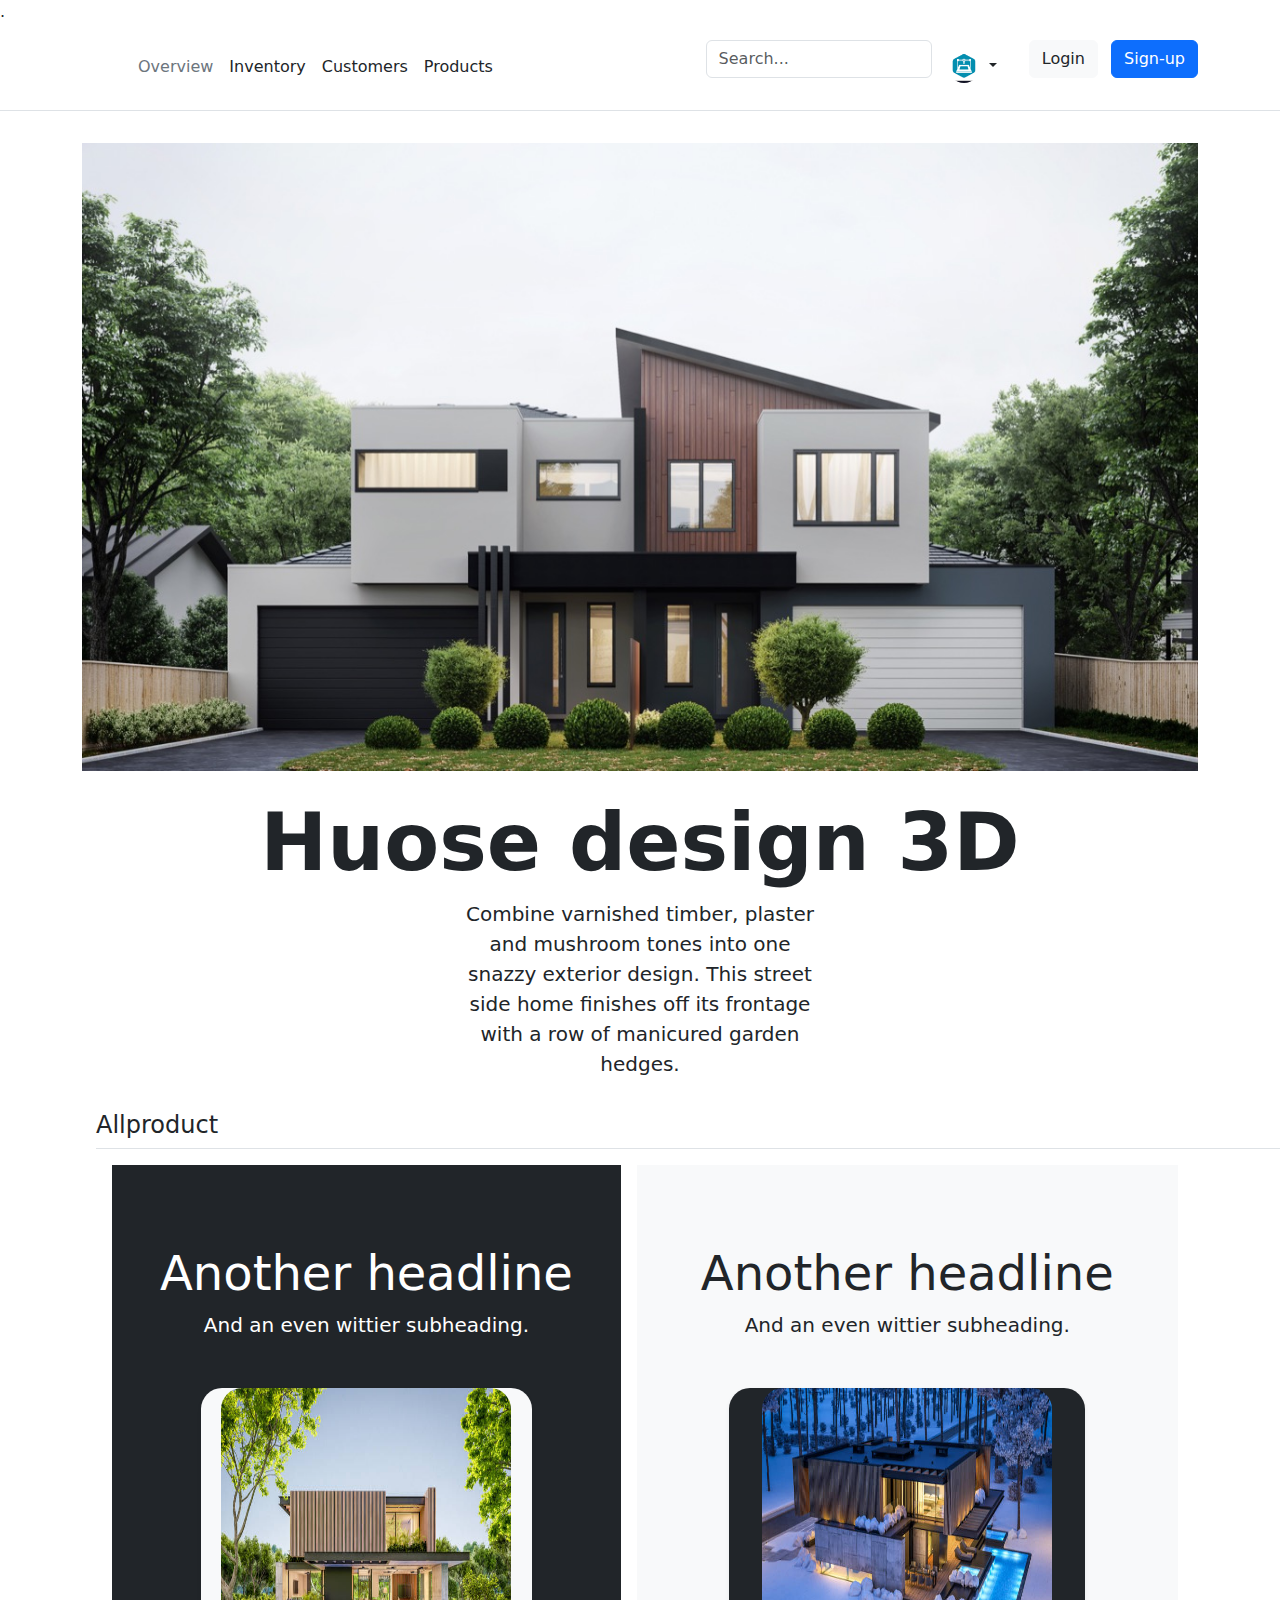
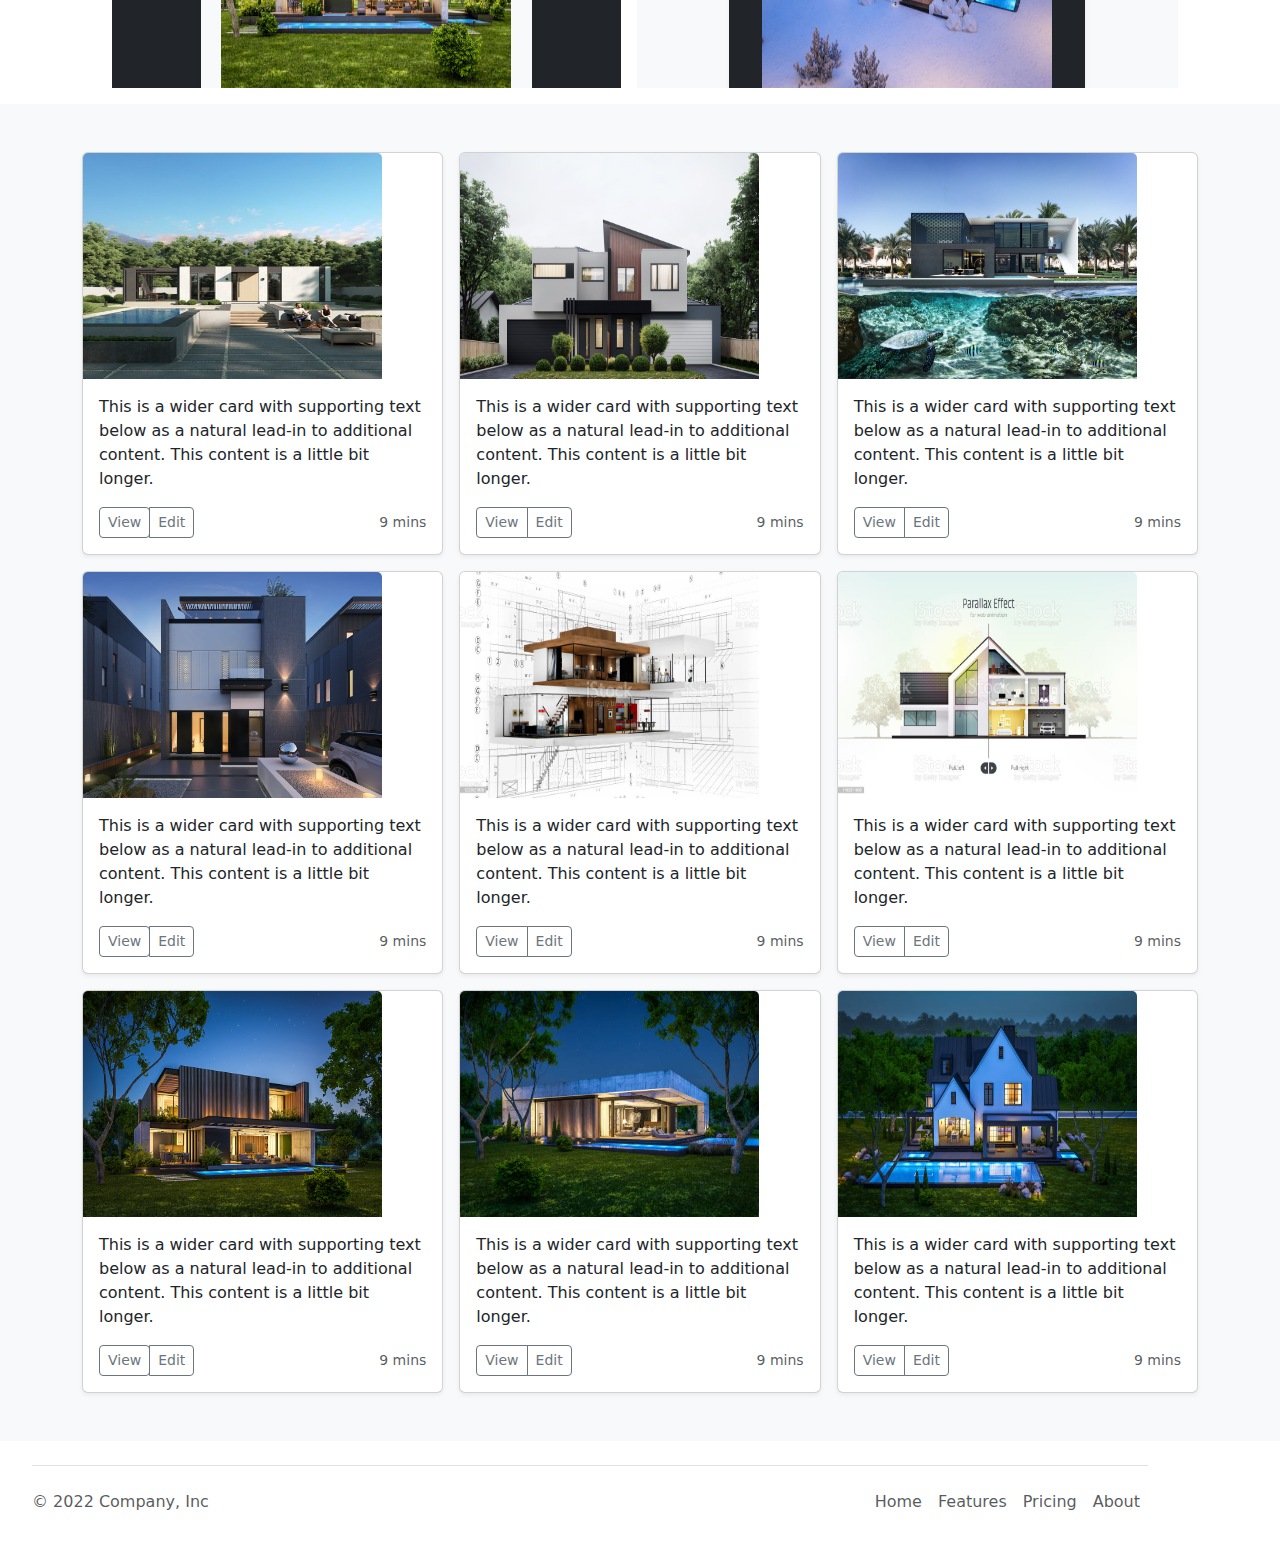
<file: index.html>
<!DOCTYPE html> . 
<html lang="en">
<head>
    <meta charset="UTF-8">
    <meta http-equiv="X-UA-Compatible" content="IE=edge">
    <meta name="viewport" content="width=device-width, initial-scale=1.0">
    <title>Hompage</title>
<link rel="stylesheet" href="css/bootstrap.min.css">


   
</head>
<body>
    
   
    <!-- Header -->
    <header class="p-3 mb-3 border-bottom">
      <div class="container">
        <div class="d-flex flex-wrap align-items-center justify-content-center justify-content-lg-start">
          <a href="/" class="d-flex align-items-center mb-2 mb-lg-0 text-dark text-decoration-none">
            <svg class="bi me-2" width="40" height="32" role="img" aria-label="Bootstrap"><use xlink:href="#bootstrap"></use></svg>
          </a>
  
          <ul class="nav col-12 col-lg-auto me-lg-auto mb-2 justify-content-center mb-md-0">
            <li><a href="#" class="nav-link px-2 link-secondary">Overview</a></li>
            <li><a href="#" class="nav-link px-2 link-dark">Inventory</a></li>
            <li><a href="#" class="nav-link px-2 link-dark">Customers</a></li>
            <li><a href="#" class="nav-link px-2 link-dark">Products</a></li>
          </ul>
  
         <ul> <form class="col-12 col-lg-auto mb-3 mb-lg-0 me-lg-3" role="search">
            <input type="search" class="form-control" placeholder="Search..." aria-label="Search">
          </form></ul> 
  
          <div class="dropdown text-end">
            <a href="#" class="d-block link-dark text-decoration-none dropdown-toggle" data-bs-toggle="dropdown" aria-expanded="false">
              <img src="image/logo.png" alt="mdo" class="rounded-circle" width="32" height="32">
            </a>
            <ul class="dropdown-menu text-small">
              <li><a class="dropdown-item" href="#">New project...</a></li>
              <li><a class="dropdown-item" href="#">Settings</a></li>
              <li><a class="dropdown-item" href="#">Profile</a></li>
              <li><hr class="dropdown-divider"></li>
              <li><a class="dropdown-item" href="#">Sign out</a></li>
            </ul>
          </div>
          <ul> <div class="text-end">
           <a href="login.html"> <button type="button" class="btn btn-light text-dark me-2">Login</button></a>
           <a href="register.html"> <button type="button" class="btn btn-primary">Sign-up</button></a>
          </div></ul>
         
        </div>
      </div>
    </header>
       <!--End Header -->
      
        <main>
        <h1 class="visually-hidden">Heroes examples</h1>
      
        <div class="px-2 py-3 my-2 text-center">
          <div class="container">
          <img class="d-block mx-auto mb-4" src="image/t2.jpg" alt="" width="100%" height="20%;">
          <h1 class="display-1 fw-bold">Huose design 3D</h1>
          <div class="col-lg-4 mx-auto">
            <p class="lead mb-2">Combine varnished timber, plaster and mushroom tones into one snazzy exterior design. This street side home finishes off its frontage with a row of manicured garden hedges.</p>
            <!-- <div class="d-grid gap-1 d-sm-flex justify-content-sm-center">
              <button type="button" class="btn btn-primary btn-lg px-4 gap-3">Primary button</button>
              <button type="button" class="btn btn-outline-secondary btn-lg px-4">Secondary</button>
            </div> -->
          </div>
        </div>
        </div>

      </main>
      <!-- end Heroes -->
        <!--fuature -->
      <ul> <ul>  <ul><h4 class="pb-2 border-bottom">Allproduct</h4> </ul> </ul></ul>
       <!--product-->
       <ul> <ul>  <ul> 
        <div class="d-md-flex flex-md-equal w-100 my-md-3 ps-md-3">
        
             <div class="text-bg-dark me-md-3 pt-3 px-3 pt-md-5 px-md-5 text-center overflow-hidden">
               <div class="my-3 py-3">
                 <h2 class="display-5">Another headline</h2>
                 <p class="lead">And an even wittier subheading.</p>
                 
               </div>
               <div class="bg-light shadow-sm mx-auto" style="width: 80%; height: 300px; border-radius: 21px 21px 0 0;"><img src="image/t9.jpeg" alt=""style="height: 300px;width: 290px; border-radius: 21px 21px 0 0"></div>
             </div>
             <div class="bg-light me-md-3 pt-3 px-3 pt-md-5 px-md-5 text-center overflow-hidden">
               <div class="my-3 p-3">
                 <h2 class="display-5">Another headline</h2>
                 <p class="lead" >And an even wittier subheading.</p>

               </div>
               <div class="bg-dark shadow-sm mx-auto" style="width: 80%; height: 300px; border-radius: 21px 21px 0 0;"><img src="image/t10.jpeg" alt=""style="height: 300px;width: 290px; border-radius: 21px 21px 0 0"></div>
             </div>
           </div>
       </ul></ul></ul>
       <!--end product-->

       <div class="album py-5 bg-light">
        <div class="container">
    
          <div class="row row-cols-1 row-cols-sm-2 row-cols-md-3 g-3">


            <div class="col">
              <div class="card shadow-sm">
                <img src="image/t1.jpg" alt=""style="height: 226px;width: 299px; border-radius: 5px 5px 0 0">
                <div class="card-body">
                  <p class="card-text">This is a wider card with supporting text below as a natural lead-in to additional content. This content is a little bit longer.</p>
                  <div class="d-flex justify-content-between align-items-center">
                    <div class="btn-group">
                     <a href="detaill/detail_t1.html"><button type="button" class="btn btn-sm btn-outline-secondary" > View</button></a>
                      <button type="button" class="btn btn-sm btn-outline-secondary">Edit</button>
                    </div>
                    <small class="text-muted">9 mins</small>
                  </div>
                </div>
              </div>
            </div>


            <div class="col">
              <div class="card shadow-sm">
                <img src="image/t2.jpg" alt=""style="height: 226px;width: 299px; border-radius: 5px 5px 0 0">
                <div class="card-body">
                  <p class="card-text">This is a wider card with supporting text below as a natural lead-in to additional content. This content is a little bit longer.</p>
                  <div class="d-flex justify-content-between align-items-center">
                    <div class="btn-group">
                      <button type="button" class="btn btn-sm btn-outline-secondary">View</button>
                      <button type="button" class="btn btn-sm btn-outline-secondary">Edit</button>
                    </div>
                    <small class="text-muted">9 mins</small>
                  </div>
                </div>
              </div>
            </div>


            <div class="col">
              <div class="card shadow-sm">
                <img src="image/t3.jpg" alt=""style="height: 226px;width: 299px; border-radius: 5px 5px 0 0">
                <div class="card-body">
                  <p class="card-text">This is a wider card with supporting text below as a natural lead-in to additional content. This content is a little bit longer.</p>
                  <div class="d-flex justify-content-between align-items-center">
                    <div class="btn-group">
                      <button type="button" class="btn btn-sm btn-outline-secondary">View</button>
                      <button type="button" class="btn btn-sm btn-outline-secondary">Edit</button>
                    </div>
                    <small class="text-muted">9 mins</small>
                  </div>
                </div>
              </div>
            </div>
    
            <div class="col">
              <div class="card shadow-sm">
                <img src="image/t4.jpg" alt=""style="height: 226px;width: 299px; border-radius: 5px 5px 0 0">
                <div class="card-body">
                  <p class="card-text">This is a wider card with supporting text below as a natural lead-in to additional content. This content is a little bit longer.</p>
                  <div class="d-flex justify-content-between align-items-center">
                    <div class="btn-group">
                     <a href="detaill/detell_t4.html"> <button type="button" class="btn btn-sm btn-outline-secondary">View</button></a>
                      <button type="button" class="btn btn-sm btn-outline-secondary">Edit</button>
                    </div>
                    <small class="text-muted">9 mins</small>
                  </div>
                </div>
              </div>
            </div>


            <div class="col">
              <div class="card shadow-sm">
               <img src="image/t5.jpg" alt=""style="height: 226px;width: 299px; border-radius: 5px 5px 0 0">
                <div class="card-body">
                  <p class="card-text">This is a wider card with supporting text below as a natural lead-in to additional content. This content is a little bit longer.</p>
                  <div class="d-flex justify-content-between align-items-center">
                    <div class="btn-group">
                      <button type="button" class="btn btn-sm btn-outline-secondary">View</button>
                      <button type="button" class="btn btn-sm btn-outline-secondary">Edit</button>
                    </div>
                    <small class="text-muted">9 mins</small>
                  </div>
                </div>
              </div>
            </div>
            <div class="col">
              <div class="card shadow-sm">
                <img src="image/t6.jpg" alt=""style="height: 226px;width: 299px; border-radius: 5px 5px 0 0">
                <div class="card-body">
                  <p class="card-text">This is a wider card with supporting text below as a natural lead-in to additional content. This content is a little bit longer.</p>
                  <div class="d-flex justify-content-between align-items-center">
                    <div class="btn-group">
                      <button type="button" class="btn btn-sm btn-outline-secondary">View</button>
                      <button type="button" class="btn btn-sm btn-outline-secondary">Edit</button>
                    </div>
                    <small class="text-muted">9 mins</small>
                  </div>
                </div>
              </div>
            </div>
    
            <div class="col">
              <div class="card shadow-sm">
                <img src="image/t7.jpeg" alt=""style="height: 226px;width: 299px; border-radius: 5px 5px 0 0">
                <div class="card-body">
                  <p class="card-text">This is a wider card with supporting text below as a natural lead-in to additional content. This content is a little bit longer.</p>
                  <div class="d-flex justify-content-between align-items-center">
                    <div class="btn-group">
                      <a href="detaill/detail_t7.html"><button type="button" class="btn btn-sm btn-outline-secondary">View</button></a>
                      <button type="button" class="btn btn-sm btn-outline-secondary">Edit</button>
                    </div>
                    <small class="text-muted">9 mins</small>
                  </div>
                </div>
              </div>
            </div>
            <div class="col">
              <div class="card shadow-sm">
                <img src="image/t8.jpeg" alt=""style="height: 226px;width: 299px; border-radius: 5px 5px 0 0">
                <div class="card-body">
                  <p class="card-text">This is a wider card with supporting text below as a natural lead-in to additional content. This content is a little bit longer.</p>
                  <div class="d-flex justify-content-between align-items-center">
                    <div class="btn-group">
                      <button type="button" class="btn btn-sm btn-outline-secondary">View</button>
                      <button type="button" class="btn btn-sm btn-outline-secondary">Edit</button>
                    </div>
                    <small class="text-muted">9 mins</small>
                  </div>
                </div>
              </div>
            </div>
            <div class="col">
              <div class="card shadow-sm">
                <img src="image/t11.jpeg" alt=""style="height: 226px;width: 299px; border-radius: 5px 5px 0 0">
                <div class="card-body">
                  <p class="card-text">This is a wider card with supporting text below as a natural lead-in to additional content. This content is a little bit longer.</p>
                  <div class="d-flex justify-content-between align-items-center">
                    <div class="btn-group">
                      <button type="button" class="btn btn-sm btn-outline-secondary">View</button>
                      <button type="button" class="btn btn-sm btn-outline-secondary">Edit</button>
                    </div>
                    <small class="text-muted">9 mins</small>
                  </div>
                </div>
              </div>
            </div>
          </div>
        </div>
      </div>
    


     <!--End  imageAlabum -->
     <div class="container" style="margin: 20px;">
        <footer class="d-flex flex-wrap justify-content-between align-items-center py-3 my-4 border-top">
          <p class="col-md-4 mb-0 text-muted">© 2022 Company, Inc</p>
      
          <a href="/" class="col-md-4 d-flex align-items-center justify-content-center mb-3 mb-md-0 me-md-auto link-dark text-decoration-none">
            <svg class="bi me-2" width="40" height="32"><use xlink:href="#bootstrap"></use></svg>
          </a>
      
          <ul class="nav col-md-4 justify-content-end">
            <li class="nav-item"><a href="#" class="nav-link px-2 text-muted">Home</a></li>
            <li class="nav-item"><a href="#" class="nav-link px-2 text-muted">Features</a></li>
            <li class="nav-item"><a href="#" class="nav-link px-2 text-muted">Pricing</a></li>
            <li class="nav-item"><a href="aboute.html" class="nav-link px-2 text-muted">About</a></li>
          </ul>
        </footer>
      </div>
      <script src="js/bootstrap.min.js"></script>
</body>
</html>
</file>
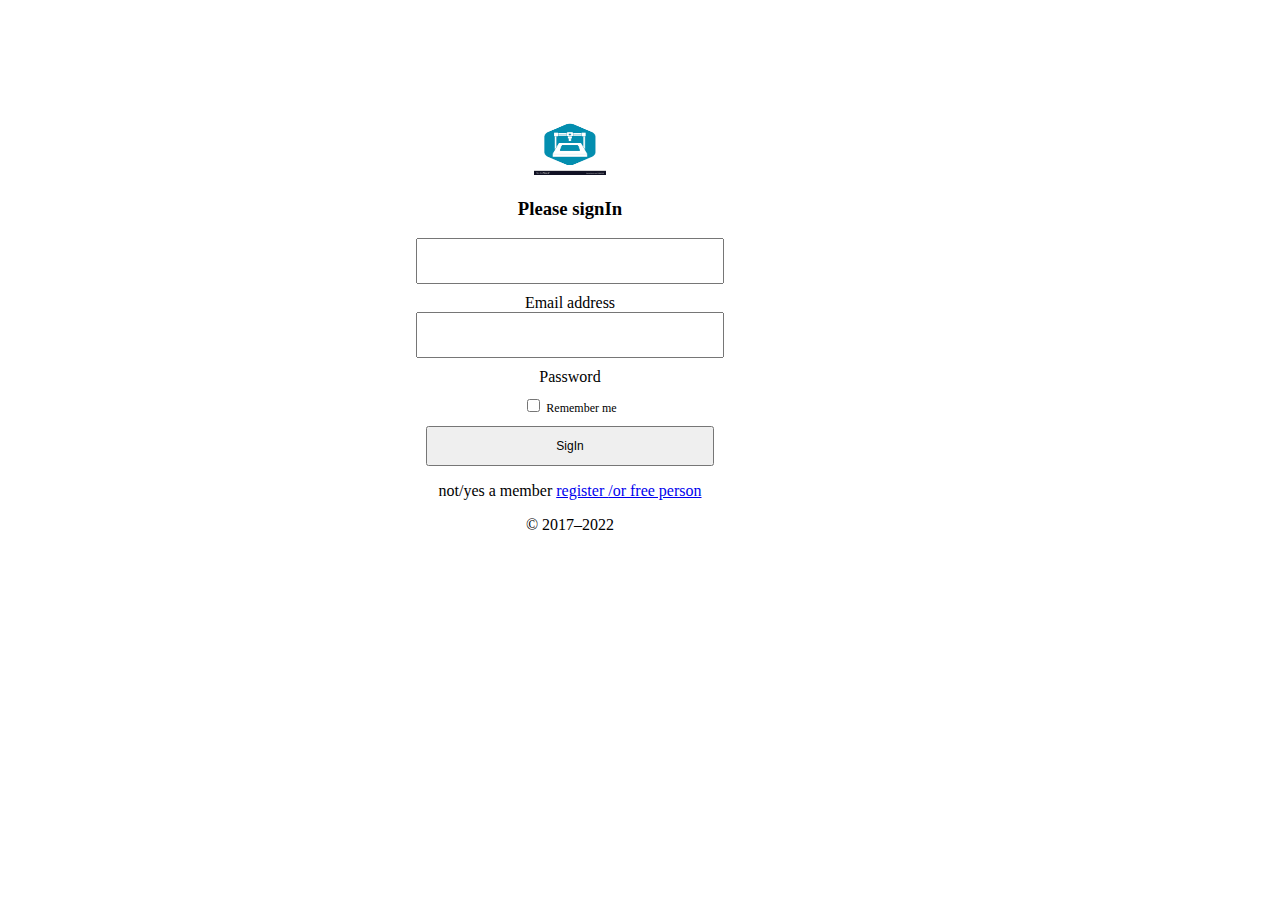
<file: login.html>
<!DOCTYPE html>
<html lang="en">
<head>
  <meta charset="UTF-8">
  <meta http-equiv="X-UA-Compatible" content="IE=edge">
  <meta name="viewport" content="width=device-width, initial-scale=1.0">
  <title>login</title>
  <link rel="stylesheet" href="logincss/login.css">
</head>
<body>
  <main class="form-signin ">
    <form>
      <img class="mb-4" src="image/logo.png" alt="" width="72" height="57">
      <h3 class="normal">Please signIn</h3>
  
      <div class="floating">
        <input type="email" class="form-control" id="floatingInput" >
        <!-- placeholder="name@example.com"> -->
        <label for="floatingInput">Email address</label>
      </div>
      <div class="floating">
        <input type="password" class="form-control" id="floatingPassword" >
        <!-- placeholder="Password"> -->
        <label for="floatingPassword">Password</label>
      </div>
  
      <div class="checkbox">
        <label>
          <input type="checkbox" value="remember-me"> Remember me
        </label>
      </div>
      <button class="btn " type="submit">SigIn </button>
      <p>not/yes a member <a href="register.html">register </a><a href="index.html">/or free person</a></p>
      
      <p class=" text-muted">© 2017–2022</p>
    </form>
  </main>
</body>
</html>
</file>
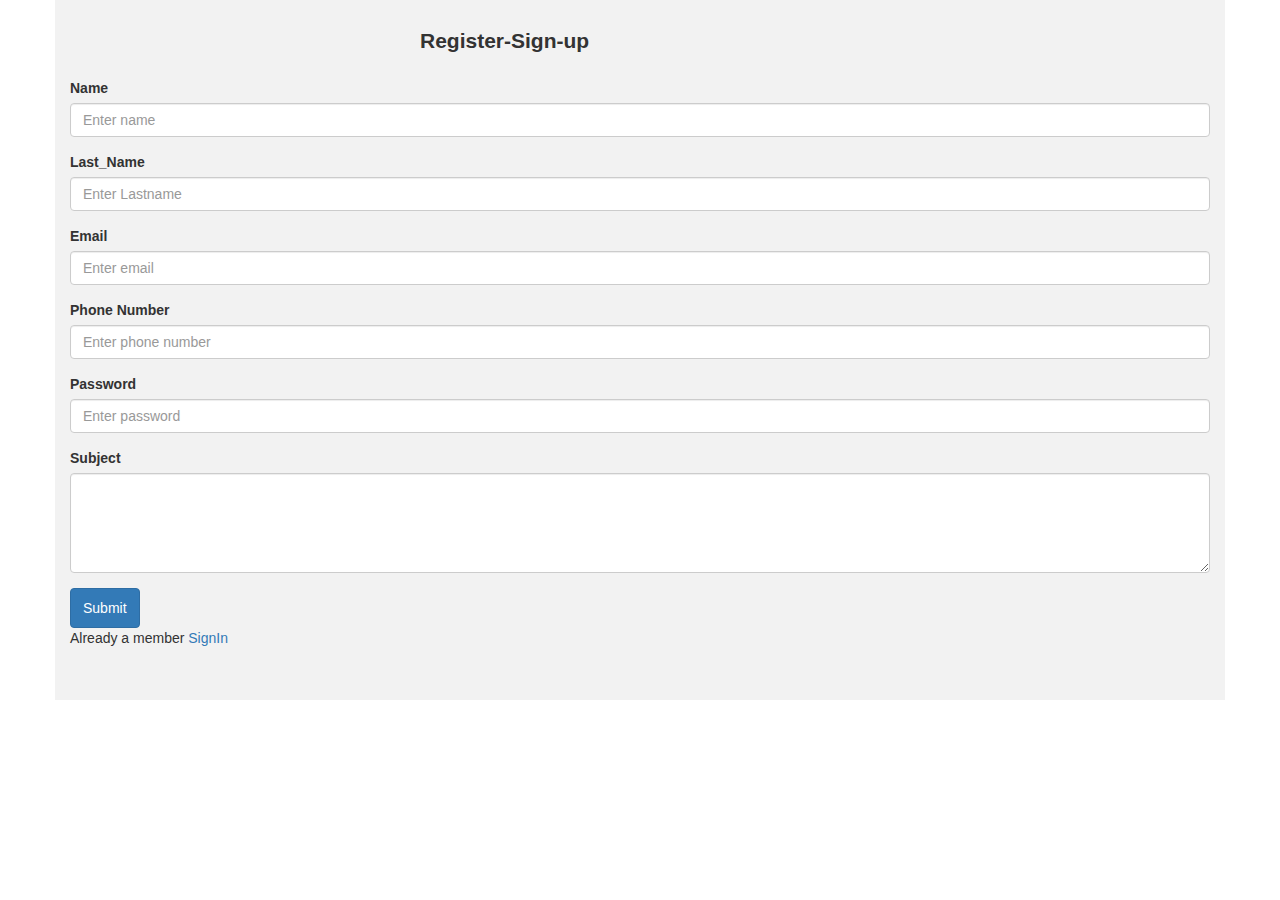
<file: register.html>
<!DOCTYPE html>
<html lang="en">
<head>
    <meta charset="UTF-8">
    <meta http-equiv="X-UA-Compatible" content="IE=edge">
    <meta name="viewport" content="width=device-width, initial-scale=1.0">
    <title>register</title>
    <link rel="stylesheet" href="logincss/css_register.css">
    <!-- <link rel="stylesheet" href="css/bootstrap-reboot.min.css"> -->
    <link rel="stylesheet" href="https://maxcdn.bootstrapcdn.com/bootstrap/3.4.1/css/bootstrap.min.css">
</head>
<body>
    <div class="container">
        <div class="content">Register-Sign-up</div>
        
    <form class="signin">
    
      <div class="form-group">
        <label for="InputName"  >Name</label>
        <input
          type="text"
          class="form-control"
          id="InputName"
          name="InputName"
          placeholder="Enter name"
        />
      </div>
      <div class="form-group">
        <label for="Inputlastname">Last_Name</label>
        <input
          type="text"
          class="form-control"
          id="Inputlastname"
          placeholder="Enter Lastname"
        />
      </div>

      <div class="form-group">
        <label for="InputEmail">Email</label>
        <input
          type="email"
          class="form-control"
          id="InputEmail"
          placeholder="Enter email"
        />
      </div>

     

      <div class="form-group">
        <label for="InputPhoneNumber">Phone Number</label>
        <input
          type="tel"
          class="form-control"
          id="InputPhoneNumber"
          placeholder="Enter phone number"
        />
      </div>

      <div class="form-group">
        <label for="InputPassword">Password</label>
       <input
            type="password"
            class="form-control"
            id="InputPassword"
            placeholder="Enter password"
          />
        
      </div>

      <div class="form-group">
        <label for="InputSubject">Subject</label>
       <textarea
            class="form-control"
            id="InputSubject"
            placeholder="Write something...."
            style="height: 100px" >
          </textarea>
        
      </div>

      <a href="index.html"><button type="submit"class="btn btn-primary">Submit</button></a>
    </form>
    <p>Already a member <a href="login.html">SignIn</a></p>
  </div>
    
</body>
</html>
</file>
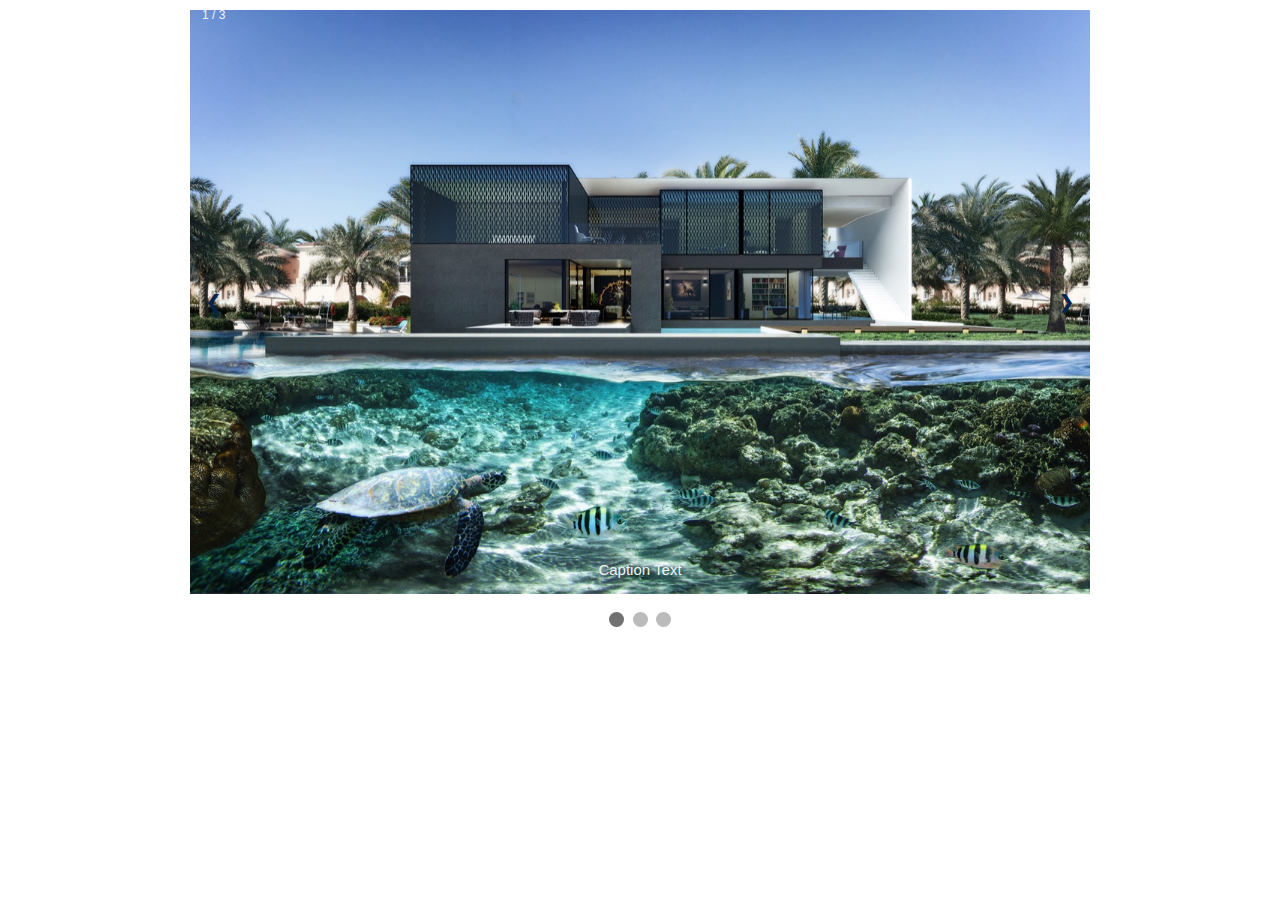
<file: detaill/detail_t1.html>
<!DOCTYPE html>
<html lang="en">
<head>
    <meta charset="UTF-8">
    <meta http-equiv="X-UA-Compatible" content="IE=edge">
    <meta name="viewport" content="width=device-width, initial-scale=1.0">
    <title>detail_t1</title>

</head>
<link rel="stylesheet" href="csst1.css">
<body>
    <div class="slideshow-container">

        <div class="mySlides fade">
          <div class="numbertext">1 / 3</div>
          <img src="images/t3.jpg" style="width:100%">
          <div class="text">Caption Text</div>
        </div>
        
        <div class="mySlides fade">
          <div class="numbertext">2 / 3</div>
          <img src="images/t4.jpg" style="width:100%">
          <div class="text">Caption Two</div>
        </div>
        
        <div class="mySlides fade">
          <div class="numbertext">3 / 3</div>
          <img src="images/t5.jpg" style="width:100%">
          <div class="text">Caption Three</div>
        </div>
        
        <a class="prev" onclick="plusSlides(-1)">❮</a>
        <a class="next" onclick="plusSlides(1)">❯</a>
        
        </div>
        <br>
        
        <div style="text-align:center">
          <span class="dot" onclick="currentSlide(1)"></span> 
          <span class="dot" onclick="currentSlide(2)"></span> 
          <span class="dot" onclick="currentSlide(3)"></span> 
        </div>
        
        <script>
        let slideIndex = 1;
        showSlides(slideIndex);
        
        function plusSlides(n) {
          showSlides(slideIndex += n);
        }
        
        function currentSlide(n) {
          showSlides(slideIndex = n);
        }
        
        function showSlides(n) {
          let i;
          let slides = document.getElementsByClassName("mySlides");
          let dots = document.getElementsByClassName("dot");
          if (n > slides.length) {slideIndex = 1}    
          if (n < 1) {slideIndex = slides.length}
          for (i = 0; i < slides.length; i++) {
            slides[i].style.display = "none";  
          }
          for (i = 0; i < dots.length; i++) {
            dots[i].className = dots[i].className.replace(" active", "");
          }
          slides[slideIndex-1].style.display = "block";  
          dots[slideIndex-1].className += " active";
        }
        </script>
</body>
</html>
</file>
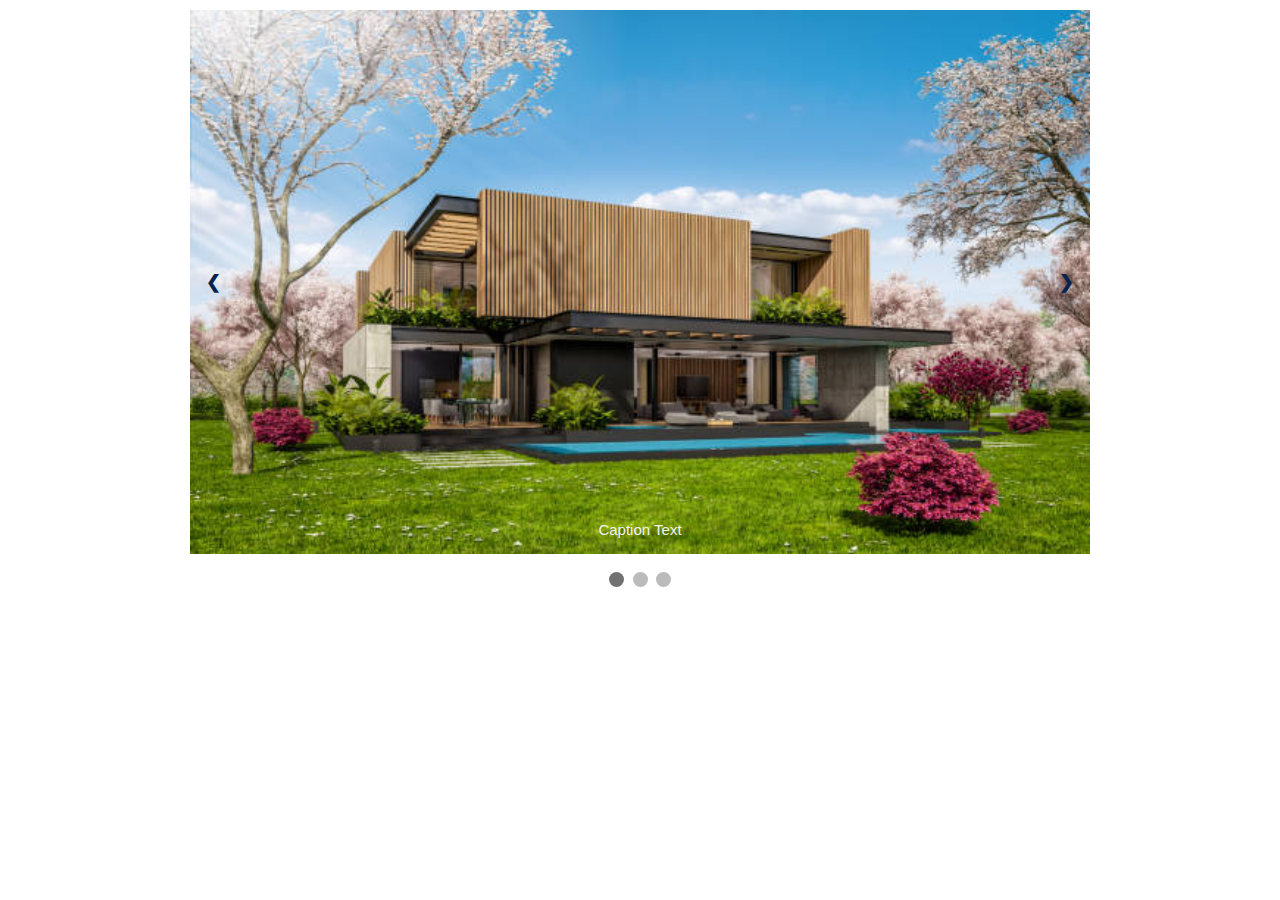
<file: detaill/detail_t7.html>
<!DOCTYPE html>
<html lang="en">
<head>
    <meta charset="UTF-8">
    <meta http-equiv="X-UA-Compatible" content="IE=edge">
    <meta name="viewport" content="width=device-width, initial-scale=1.0">
    <title>detail_t7</title>

</head>
<link rel="stylesheet" href="csst1.css">
<body>
    <div class="slideshow-container">

        <div class="mySlides fade">
          <div class="numbertext">1 / 3</div>
          <img src="images/t12.jpeg" style="width:100%">
          <div class="text">Caption Text</div>
        </div>
        
        <div class="mySlides fade">
          <div class="numbertext">2 / 3</div>
          <img src="images/t13.jpeg" style="width:100%">
          <div class="text">Caption Two</div>
        </div>
        
        <div class="mySlides fade">
          <div class="numbertext">3 / 3</div>
          <img src="images/t14.jpeg" style="width:100%">
          <div class="text">Caption Three</div>
        </div>
        
        <a class="prev" onclick="plusSlides(-1)">❮</a>
        <a class="next" onclick="plusSlides(1)">❯</a>
        
        </div>
        <br>
        
        <div style="text-align:center">
          <span class="dot" onclick="currentSlide(1)"></span> 
          <span class="dot" onclick="currentSlide(2)"></span> 
          <span class="dot" onclick="currentSlide(3)"></span> 
        </div>
        
        <script>
        let slideIndex = 1;
        showSlides(slideIndex);
        
        function plusSlides(n) {
          showSlides(slideIndex += n);
        }
        
        function currentSlide(n) {
          showSlides(slideIndex = n);
        }
        
        function showSlides(n) {
          let i;
          let slides = document.getElementsByClassName("mySlides");
          let dots = document.getElementsByClassName("dot");
          if (n > slides.length) {slideIndex = 1}    
          if (n < 1) {slideIndex = slides.length}
          for (i = 0; i < slides.length; i++) {
            slides[i].style.display = "none";  
          }
          for (i = 0; i < dots.length; i++) {
            dots[i].className = dots[i].className.replace(" active", "");
          }
          slides[slideIndex-1].style.display = "block";  
          dots[slideIndex-1].className += " active";
        }
        </script>
</body>
</html>
</file>
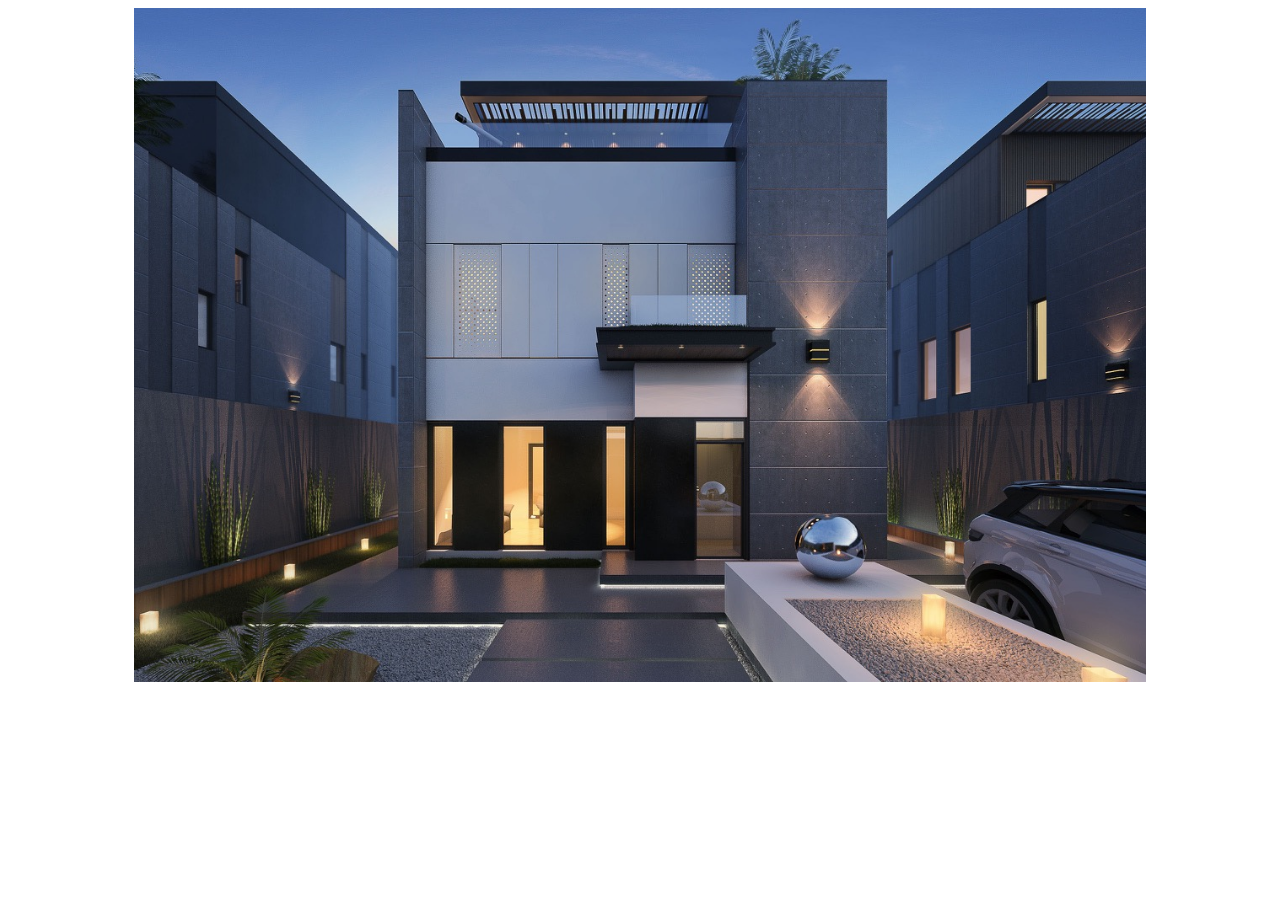
<file: detaill/detell_t4.html>
<!DOCTYPE html>
<html lang="en">
<head>
    <meta charset="UTF-8">
    <meta http-equiv="X-UA-Compatible" content="IE=edge">
    <meta name="viewport" content="width=device-width, initial-scale=1.0">
    <title>Document</title>
    <link rel="stylesheet" href="detail.css">
</head>
<body>
   <main class="from_detail">
    <div  class="container" style="width: 100%;height: 100%; margin: 0px auto; display: flex; justify-content: center;">
        <img src="images/t4.jpg" alt=""style="height: 80%;width: 80%;">
    </div>
   </main>
</body>
</html>
</file>
<file: logincss/login.css>
.form-signin {
    height:500px;
    width: 70%;
    border-radius: 2%;
    background-color:white;
    display: inline-block;
    text-align: center;
margin-left:120px 0px 0px 120px;

}
/* .floating{
    width: 180px;
    height: 60px;
    display: inline-block;
    text-align: center;
margin-left:120px 0px 0px 120px;
} */

  body {
    display: flex;
    margin-left: 300px;
    padding-bottom: 20px;
    background-color:white
  }
  
  .form-signin {
   height: 280px;
   width: 320px;
    padding: 110px;
    color:black;
  }
  
  
  
  .form-signin input[type="email"] {
    margin-bottom: 10px;
    border-bottom-right-radius: 10;
    border-bottom-left-radius:10;
  }
  
  .form-signin input[type="password"] {
    margin-bottom: 10px;
    border-top-left-radius: 10;
    border-top-right-radius: 10;
 
  }
  .form-control{
    height: 40px;
    width: 300px;
  }
.checkbox{
    padding: 10px;
    font-size: 12px;

}
.btn{

font-size: 12px;
height:40px;
width: 90%;
}
</file>
<file: logincss/css_register.css>
.container {
    /* Make width to 100% for 
       full screen size form*/

    width: 30%;
    height: 700px;
    background-color: #f2f2f2;
    margin-left: 300px;
    padding-top: 2%;



}

.content {
    padding-left: 350px;
    font-size: 21px;
    font-weight: bold;
    margin-bottom: 2%;

}


/* .floating{
    width: 180px;
    height: 60px;
    display: inline-block;
    text-align: center;
margin-left:120px 0px 0px 120px;
} */

body {

    margin-left: 300px;
    margin-bottom: auto;
    background-color: white
}

.form-signin {
    height: 280px;
    width: 300px;
    color: black;
    margin-bottom: 10%;
}




.form-control {
    height: 40px;
    width: 300px;
}

.btn {

    font-size: 12px;
    height: 40px;

}
</file>
<file: detaill/csst1.css>
*{box-sizing: border-box}
body {font-family: Verdana, sans-serif; margin:0}
.mySlides {display: none}
img {vertical-align: middle;}

/* Slideshow container */
.slideshow-container {
  max-width: 900px;
  position: relative;
  margin: auto;
  padding-top: 10px;
}

/* Next & previous buttons */
.prev, .next {
  cursor: pointer;
  position: absolute;
  top: 50%;
  width: auto;
  padding: 16px;
  margin-top: -22px;
  color: rgb(8, 36, 76);
  font-weight: bold;
  font-size: 18px;
  transition: 0.6s ease;
  border-radius: 0 3px 3px 0;
  user-select: none;
}

/* Position the "next button" to the right */
.next {
  right: 0;
  border-radius: 3px 0 0 3px;
}

/* On hover, add a black background color with a little bit see-through */
.prev:hover, .next:hover {
  background-color: rgba(248, 242, 242, 0.8);
}

/* Caption text */
.text {
  color: #f2f2f2;
  font-size: 15px;
  padding: 8px 12px;
  position: absolute;
  bottom: 8px;
  width: 100%;
  text-align: center;
}

/* Number text (1/3 etc) */
.numbertext {
  color: #f2f2f2;
  font-size: 12px;
  padding: 8px 12px;
  position: absolute;
  top: 0;
}

/* The dots/bullets/indicators */
.dot {
  cursor: pointer;
  height: 15px;
  width: 15px;
  margin: 0 2px;
  background-color: #bbb;
  border-radius: 50%;
  display: inline-block;
  transition: background-color 0.6s ease;
}

.active, .dot:hover {
  background-color: #717171;
}

/* Fading animation */
.fade {
  animation-name: fade;
  animation-duration: 1.5s;
}

@keyframes fade {
  from {opacity: .4} 
  to {opacity: 1}
}

/* On smaller screens, decrease text size */
@media only screen and (max-width: 300px) {
  .prev, .next,.text {font-size: 11px}
}
</file>
<file: detaill/detail.css>
.from{
    padding: auto;
    display: flex;
    width: 100%;
    padding-left: 20%;
}
</file>
